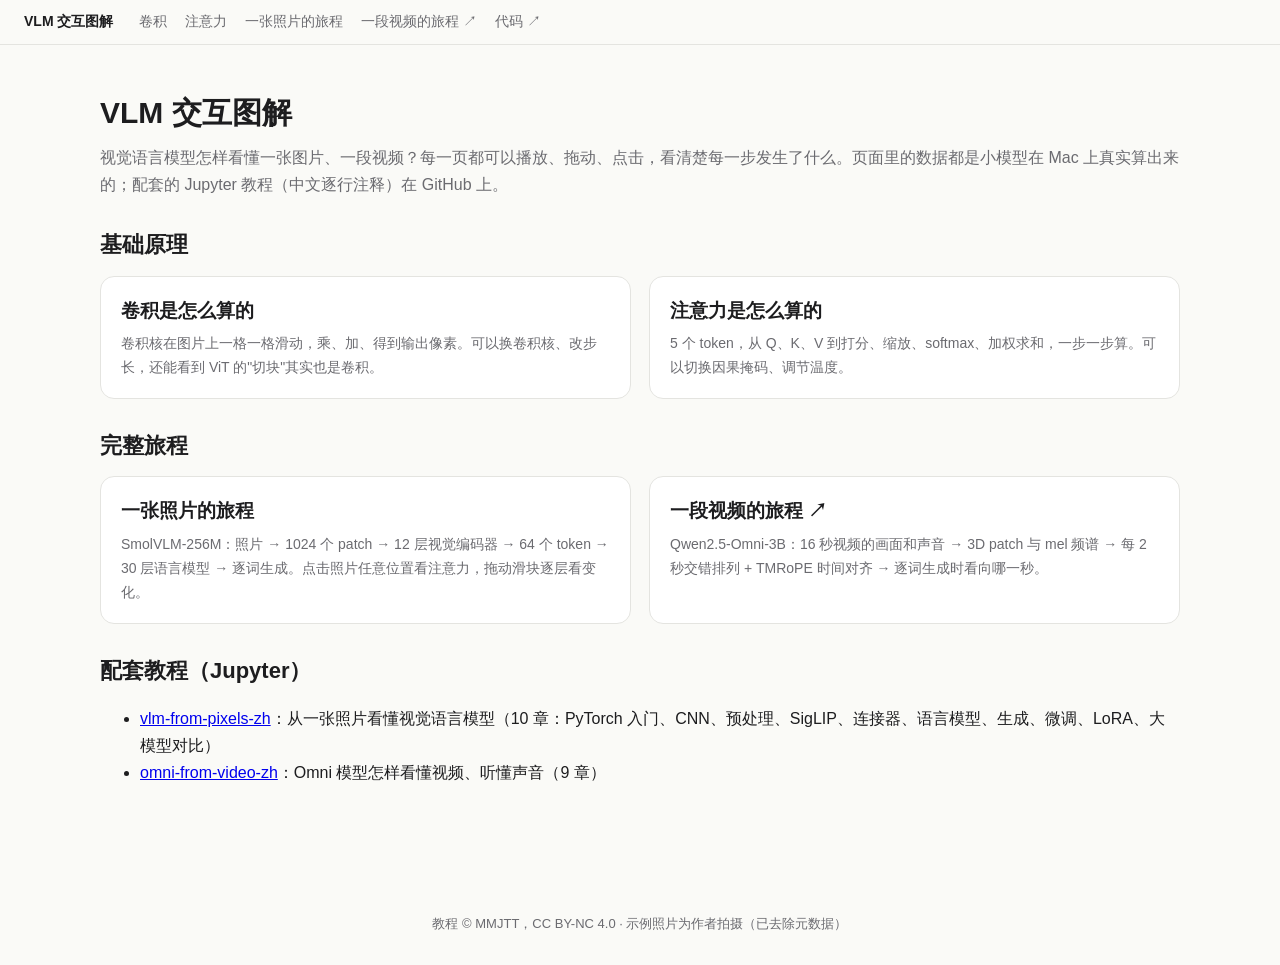
<file: docs/index.html>
<!doctype html>
<html lang="zh-CN">
<head>
<meta charset="utf-8">
<meta name="viewport" content="width=device-width, initial-scale=1">
<title>VLM 交互图解：模型怎样看懂图片和视频</title>
<link rel="stylesheet" href="assets/style.css">
</head>
<body>
<header class="top">
  <a class="brand" href="./">VLM 交互图解</a>
  <a href="basics/conv.html">卷积</a>
  <a href="basics/attention.html">注意力</a>
  <a href="image/">一张照片的旅程</a>
  <a href="https://mmjtt.github.io/omni-from-video-zh/">一段视频的旅程 ↗</a>
  <a href="https://github.com/MMJTT/vlm-from-pixels-zh">代码 ↗</a>
</header>
<main>
<h1>VLM 交互图解</h1>
<p class="lead">视觉语言模型怎样看懂一张图片、一段视频？每一页都可以播放、拖动、点击，看清楚每一步发生了什么。页面里的数据都是小模型在 Mac 上真实算出来的；配套的 Jupyter 教程（中文逐行注释）在 GitHub 上。</p>

<h2 style="margin-top:28px">基础原理</h2>
<div class="cards" style="margin-top:12px">
  <a class="card" href="basics/conv.html"><h3>卷积是怎么算的</h3><p>卷积核在图片上一格一格滑动，乘、加、得到输出像素。可以换卷积核、改步长，还能看到 ViT 的"切块"其实也是卷积。</p></a>
  <a class="card" href="basics/attention.html"><h3>注意力是怎么算的</h3><p>5 个 token，从 Q、K、V 到打分、缩放、softmax、加权求和，一步一步算。可以切换因果掩码、调节温度。</p></a>
</div>

<h2 style="margin-top:28px">完整旅程</h2>
<div class="cards" style="margin-top:12px">
  <a class="card" href="image/"><h3>一张照片的旅程</h3><p>SmolVLM-256M：照片 → 1024 个 patch → 12 层视觉编码器 → 64 个 token → 30 层语言模型 → 逐词生成。点击照片任意位置看注意力，拖动滑块逐层看变化。</p></a>
  <a class="card" href="https://mmjtt.github.io/omni-from-video-zh/"><h3>一段视频的旅程 ↗</h3><p>Qwen2.5-Omni-3B：16 秒视频的画面和声音 → 3D patch 与 mel 频谱 → 每 2 秒交错排列 + TMRoPE 时间对齐 → 逐词生成时看向哪一秒。</p></a>
</div>

<h2 style="margin-top:28px">配套教程（Jupyter）</h2>
<ul>
  <li><a href="https://github.com/MMJTT/vlm-from-pixels-zh">vlm-from-pixels-zh</a>：从一张照片看懂视觉语言模型（10 章：PyTorch 入门、CNN、预处理、SigLIP、连接器、语言模型、生成、微调、LoRA、大模型对比）</li>
  <li><a href="https://github.com/MMJTT/omni-from-video-zh">omni-from-video-zh</a>：Omni 模型怎样看懂视频、听懂声音（9 章）</li>
</ul>
</main>
<footer>教程 © MMJTT，CC BY-NC 4.0 · 示例照片为作者拍摄（已去除元数据）</footer>
</body>
</html>
</file>
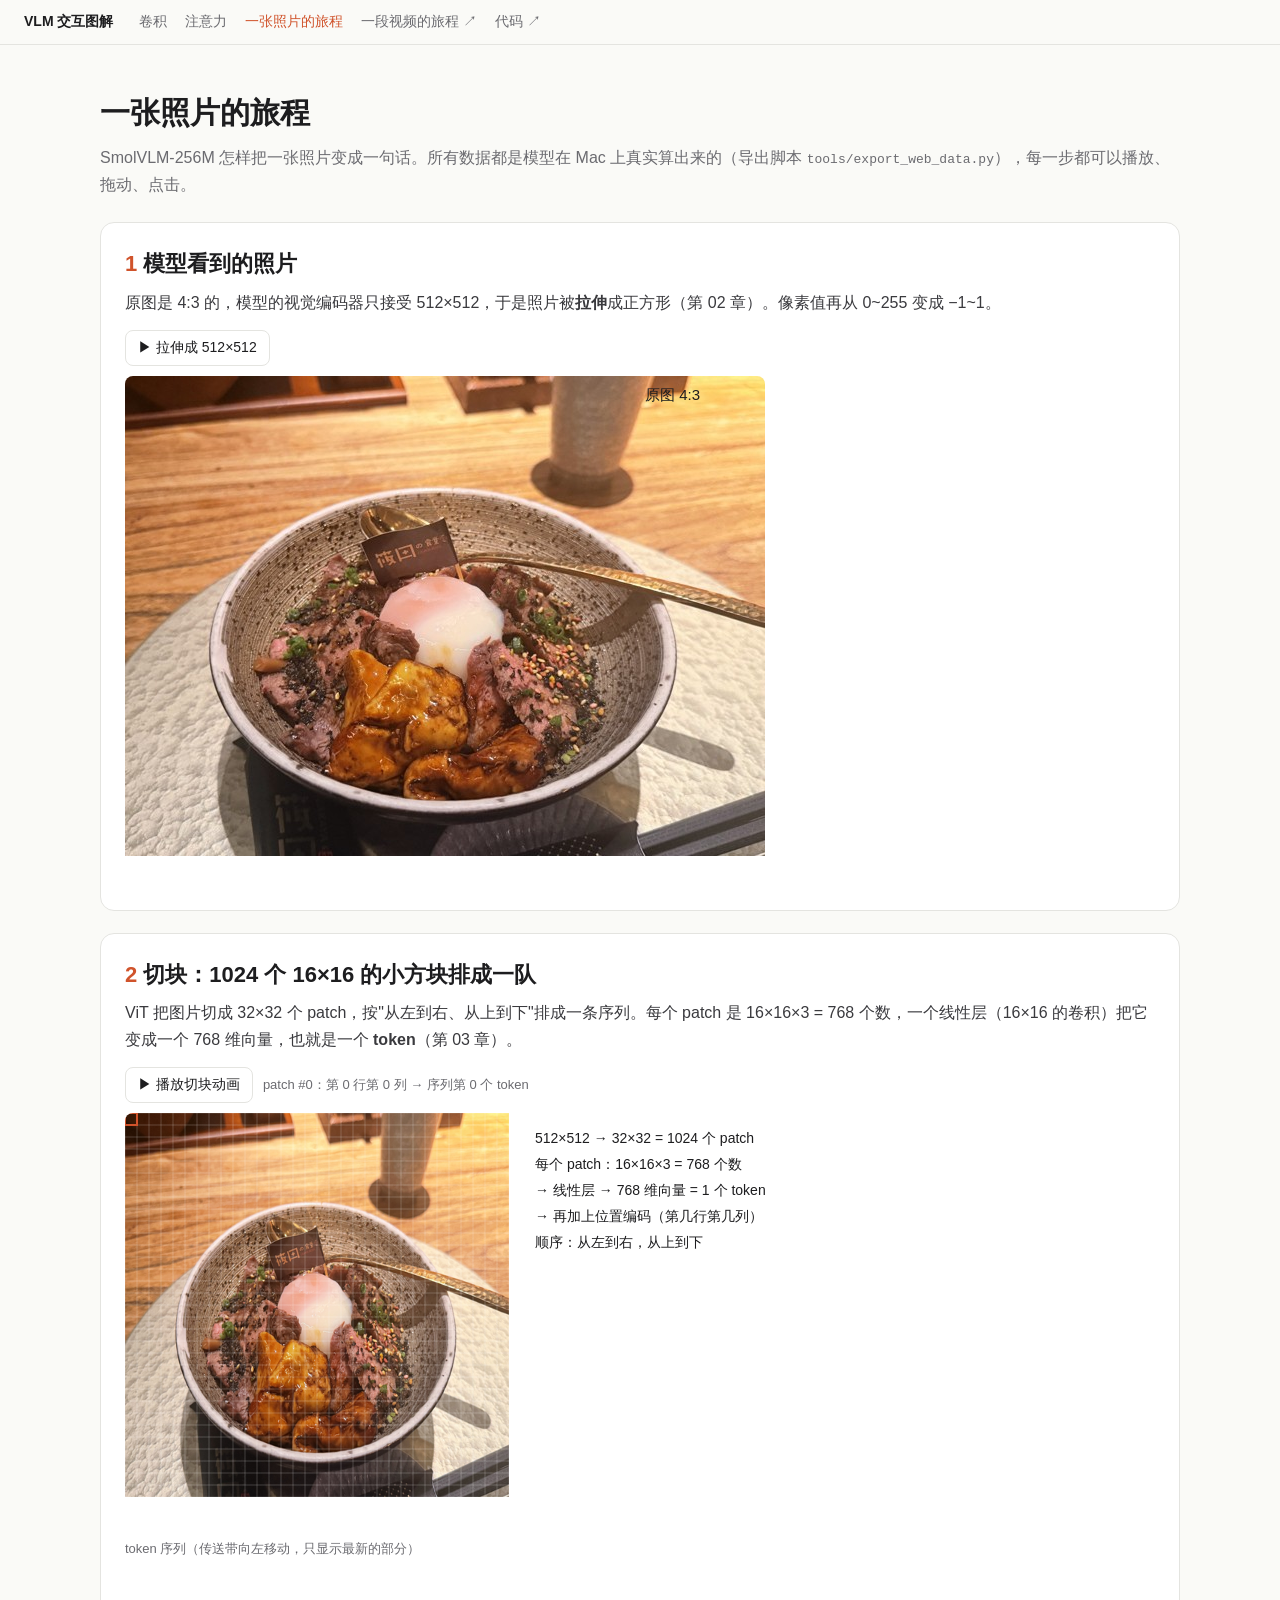
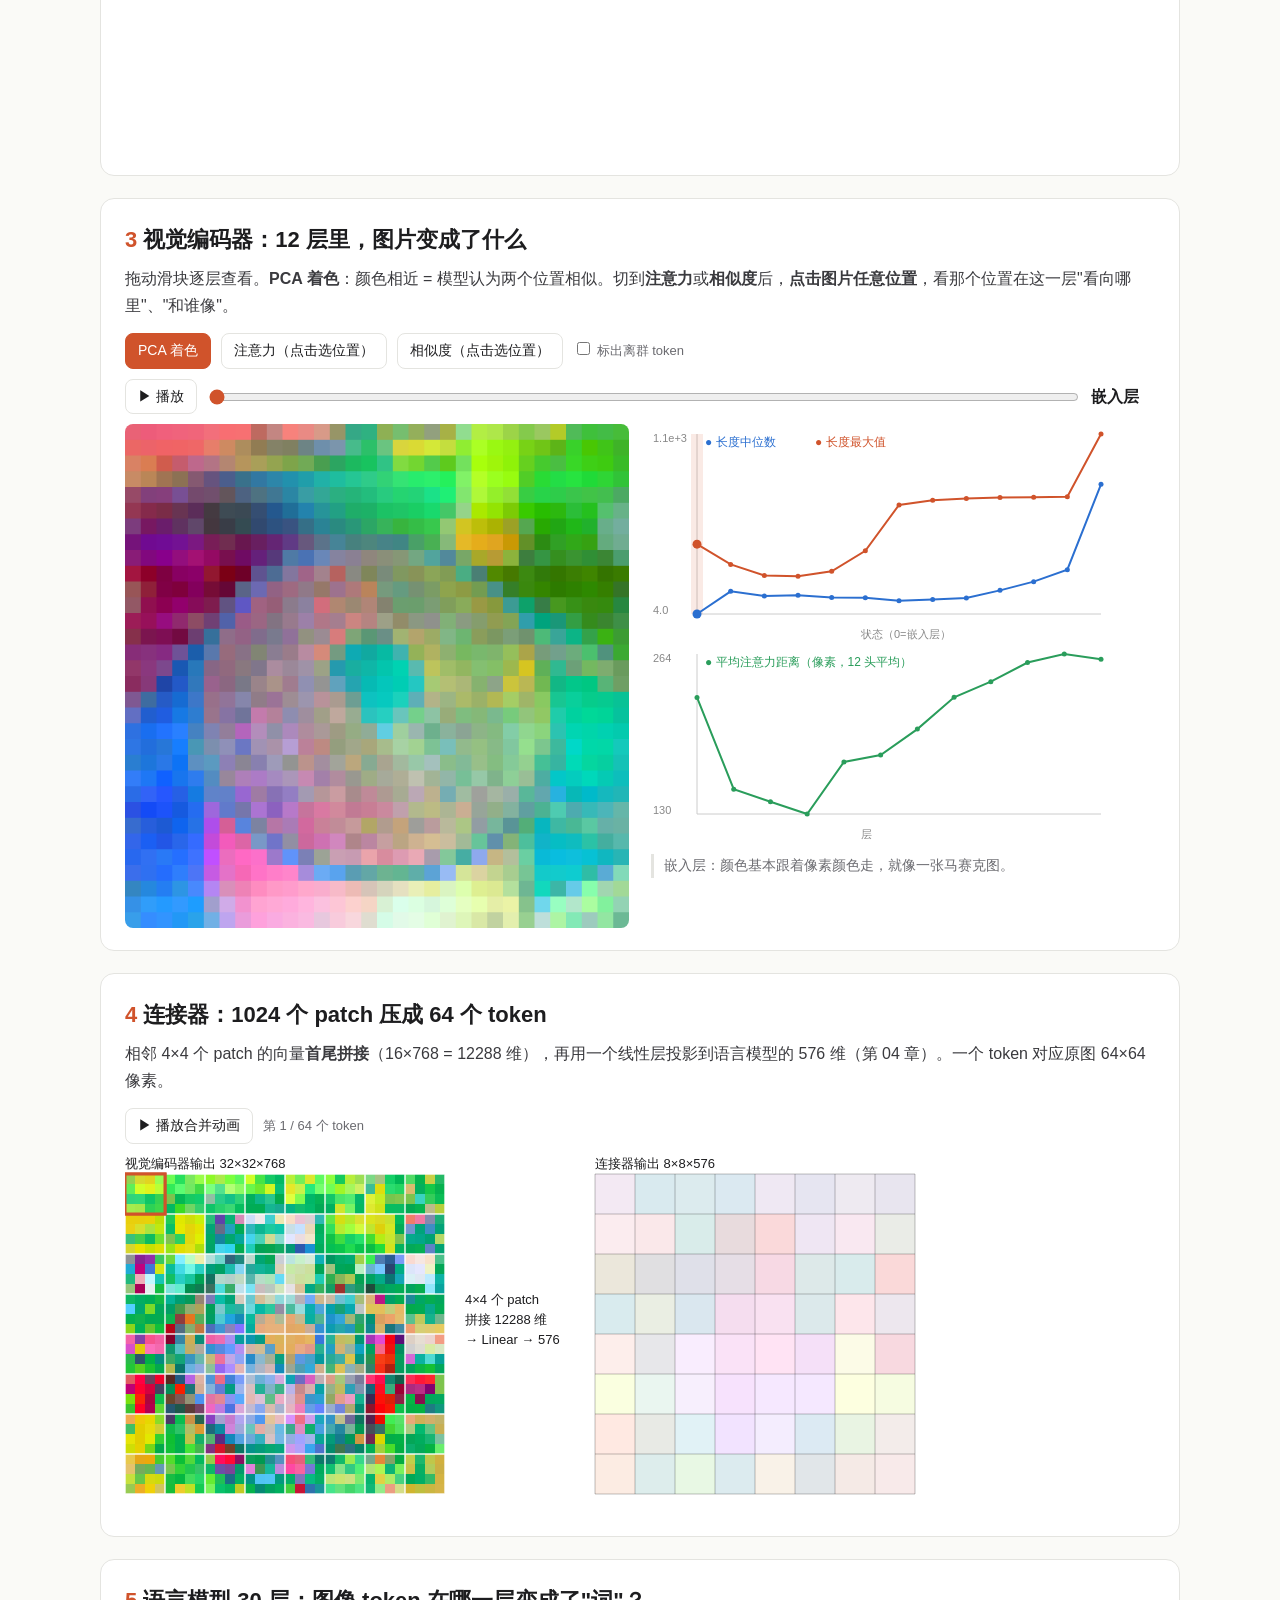
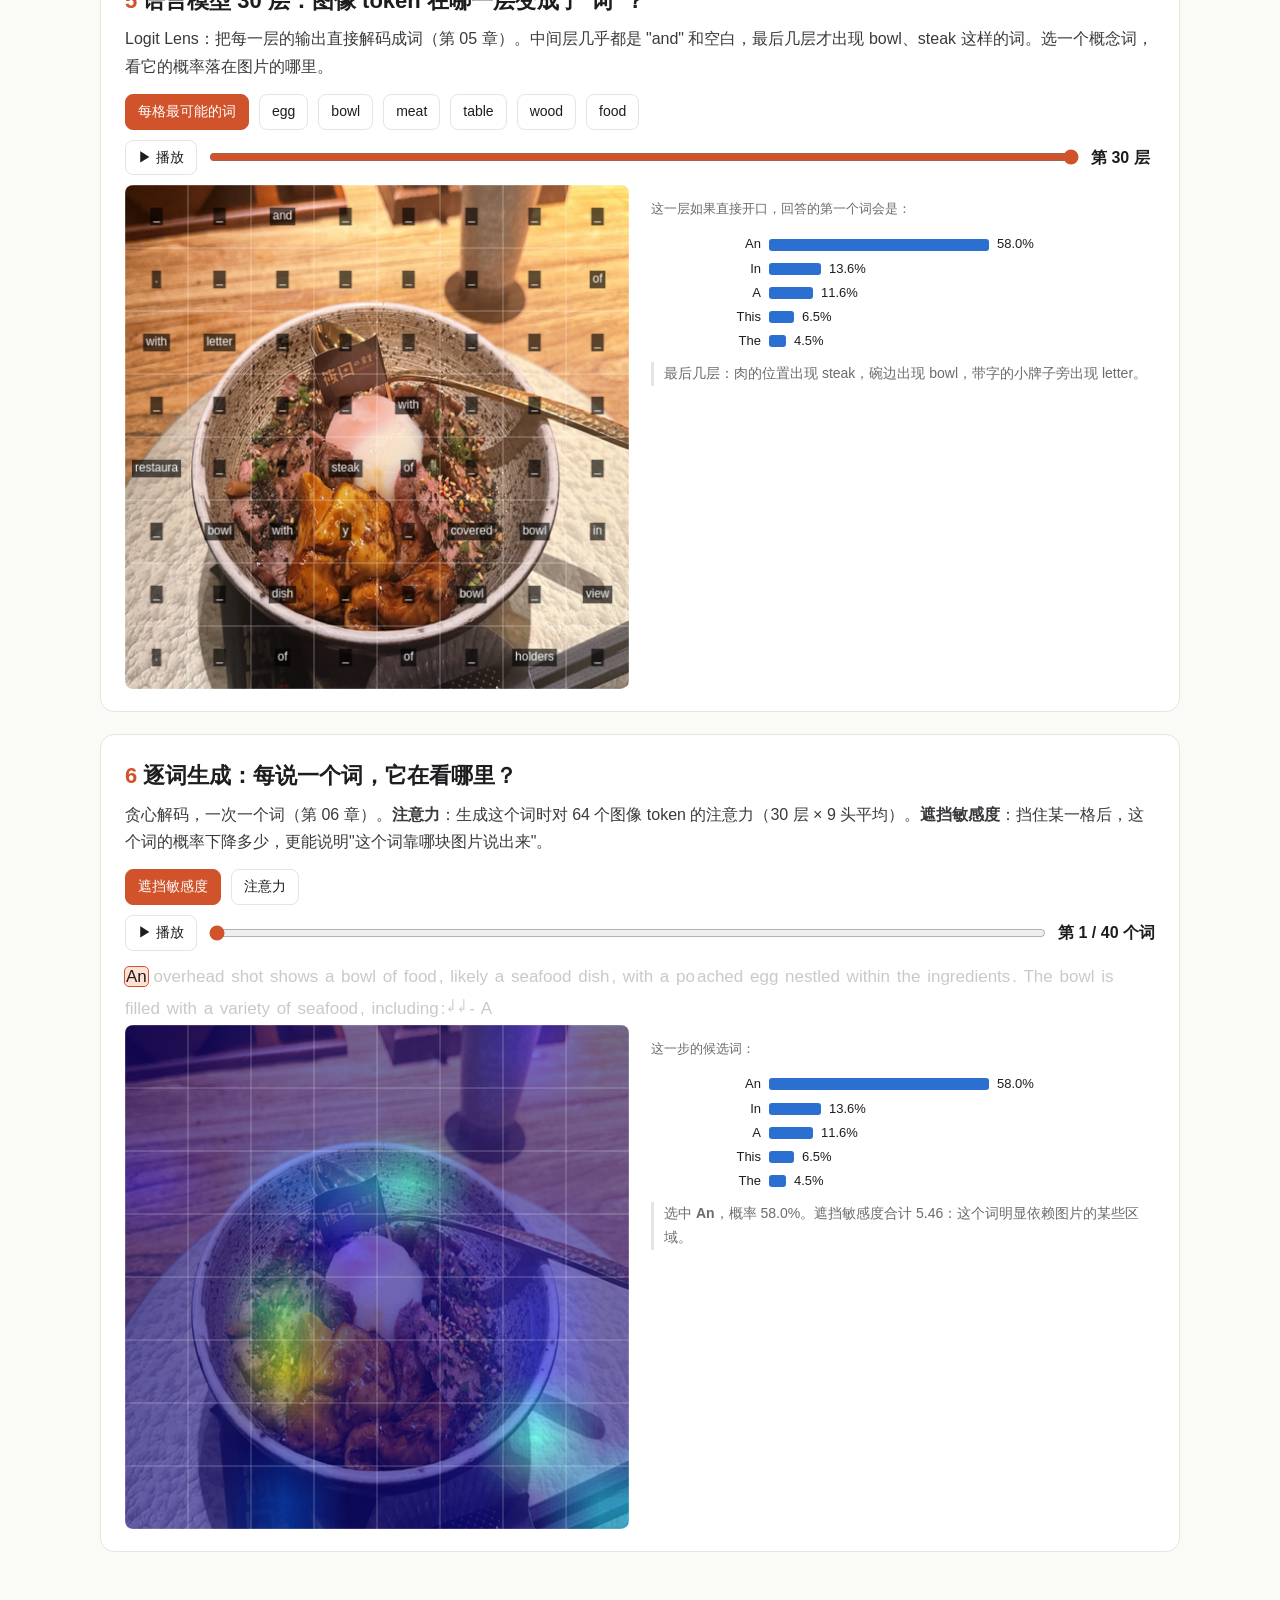
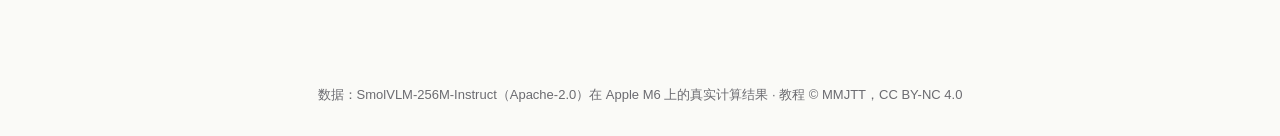
<file: docs/image/index.html>
<!doctype html>
<html lang="zh-CN">
<head>
<meta charset="utf-8">
<meta name="viewport" content="width=device-width, initial-scale=1">
<title>一张照片的旅程 · VLM 交互图解</title>
<link rel="stylesheet" href="../assets/style.css">
</head>
<body>
<header class="top">
  <a class="brand" href="../">VLM 交互图解</a>
  <a href="../basics/conv.html">卷积</a>
  <a href="../basics/attention.html">注意力</a>
  <a class="on" href="./">一张照片的旅程</a>
  <a href="https://mmjtt.github.io/omni-from-video-zh/">一段视频的旅程 ↗</a>
  <a href="https://github.com/MMJTT/vlm-from-pixels-zh">代码 ↗</a>
</header>
<main>
<h1>一张照片的旅程</h1>
<p class="lead">SmolVLM-256M 怎样把一张照片变成一句话。所有数据都是模型在 Mac 上真实算出来的（导出脚本 <span class="mono">tools/export_web_data.py</span>），每一步都可以播放、拖动、点击。</p>

<!-- 1 输入 -->
<section class="step" id="s1">
  <h2><span class="num">1</span>模型看到的照片</h2>
  <p class="explain">原图是 4:3 的，模型的视觉编码器只接受 512×512，于是照片被<b>拉伸</b>成正方形（第 02 章）。像素值再从 0~255 变成 −1~1。</p>
  <div class="controls"><button id="s1play">▶ 拉伸成 512×512</button></div>
  <canvas id="c1" width="640" height="512"></canvas>
</section>

<!-- 2 切块 -->
<section class="step" id="s2">
  <h2><span class="num">2</span>切块：1024 个 16×16 的小方块排成一队</h2>
  <p class="explain">ViT 把图片切成 32×32 个 patch，按"从左到右、从上到下"排成一条序列。每个 patch 是 16×16×3 = 768 个数，一个线性层（16×16 的卷积）把它变成一个 768 维向量，也就是一个 <b>token</b>（第 03 章）。</p>
  <div class="controls"><button id="s2play">▶ 播放切块动画</button><span class="label" id="s2info"></span></div>
  <canvas id="c2" width="840" height="640"></canvas>
</section>

<!-- 3 视觉编码器 -->
<section class="step" id="s3">
  <h2><span class="num">3</span>视觉编码器：12 层里，图片变成了什么</h2>
  <p class="explain">拖动滑块逐层查看。<b>PCA 着色</b>：颜色相近 = 模型认为两个位置相似。切到<b>注意力</b>或<b>相似度</b>后，<b>点击图片任意位置</b>，看那个位置在这一层"看向哪里"、"和谁像"。</p>
  <div class="controls">
    <button data-mode="pca" class="on">PCA 着色</button>
    <button data-mode="attn">注意力（点击选位置）</button>
    <button data-mode="sim">相似度（点击选位置）</button>
    <label class="label"><input type="checkbox" id="s3out"> 标出离群 token</label>
  </div>
  <div class="controls"><button id="s3play">▶ 播放</button><input type="range" id="s3slider"><span class="value" id="s3label"></span></div>
  <div class="row">
    <div class="col"><canvas id="c3" class="click" width="512" height="512"></canvas></div>
    <div class="col">
      <canvas id="c3chart" width="460" height="220"></canvas>
      <canvas id="c3dist" width="460" height="200"></canvas>
      <p class="note" id="s3note"></p>
    </div>
  </div>
</section>

<!-- 4 pixel shuffle -->
<section class="step" id="s4">
  <h2><span class="num">4</span>连接器：1024 个 patch 压成 64 个 token</h2>
  <p class="explain">相邻 4×4 个 patch 的向量<b>首尾拼接</b>（16×768 = 12288 维），再用一个线性层投影到语言模型的 576 维（第 04 章）。一个 token 对应原图 64×64 像素。</p>
  <div class="controls"><button id="s4play">▶ 播放合并动画</button><span class="label" id="s4info"></span></div>
  <canvas id="c4" width="800" height="360"></canvas>
</section>

<!-- 5 logit lens -->
<section class="step" id="s5">
  <h2><span class="num">5</span>语言模型 30 层：图像 token 在哪一层变成了"词"？</h2>
  <p class="explain">Logit Lens：把每一层的输出直接解码成词（第 05 章）。中间层几乎都是 "and" 和空白，最后几层才出现 bowl、steak 这样的词。选一个概念词，看它的概率落在图片的哪里。</p>
  <div class="controls" id="s5modes"><button data-c="words" class="on">每格最可能的词</button></div>
  <div class="controls"><button id="s5play">▶ 播放</button><input type="range" id="s5slider"><span class="value" id="s5label"></span></div>
  <div class="row">
    <div class="col"><canvas id="c5" width="512" height="512"></canvas></div>
    <div class="col"><p class="label">这一层如果直接开口，回答的第一个词会是：</p><div class="bars" id="s5bars"></div><p class="note" id="s5note"></p></div>
  </div>
</section>

<!-- 6 生成 -->
<section class="step" id="s6">
  <h2><span class="num">6</span>逐词生成：每说一个词，它在看哪里？</h2>
  <p class="explain">贪心解码，一次一个词（第 06 章）。<b>注意力</b>：生成这个词时对 64 个图像 token 的注意力（30 层 × 9 头平均）。<b>遮挡敏感度</b>：挡住某一格后，这个词的概率下降多少，更能说明"这个词靠哪块图片说出来"。</p>
  <div class="controls">
    <button data-h="occ" class="on">遮挡敏感度</button><button data-h="att">注意力</button>
  </div>
  <div class="controls"><button id="s6play">▶ 播放</button><input type="range" id="s6slider"><span class="value" id="s6label"></span></div>
  <div class="answer" id="s6ans"></div>
  <div class="row">
    <div class="col"><canvas id="c6" width="512" height="512"></canvas></div>
    <div class="col"><p class="label">这一步的候选词：</p><div class="bars" id="s6bars"></div><p class="note" id="s6note"></p></div>
  </div>
</section>
</main>
<footer>数据：SmolVLM-256M-Instruct（Apache-2.0）在 Apple M6 上的真实计算结果 · 教程 © MMJTT，CC BY-NC 4.0</footer>

<script src="../assets/common.js"></script>
<script>
(async function () {
  const D = "data/";
  const [photo, inp, meta, lens, gen, attn, sim, finalPca, connPca] = await Promise.all([
    loadImage(D + "photo.jpg"), loadImage(D + "input512.png"), loadJSON(D + "meta.json"), loadJSON(D + "lens.json"),
    loadJSON(D + "generation.json"), loadBin(D + "vit_attn.bin"), loadBin(D + "vit_sim.bin"),
    loadImage(D + "vit_final_pca.png"), loadImage(D + "connector_pca.png"),
  ]);
  const pcas = await Promise.all([...Array(13).keys()].map(i => loadImage(D + `vit_pca_${String(i).padStart(2, "0")}.png`)));
  const G = 32, Q = 16;

  // ---------- 1 输入 ----------
  const c1 = $("#c1"), x1 = c1.getContext("2d");
  function draw1(t) {
    x1.clearRect(0, 0, 640, 512);
    const w = 640 + (512 - 640) * t, h = 480 + (512 - 480) * t;
    x1.drawImage(photo, 0, 0, w, h);
    x1.fillStyle = "#1d1d1f"; x1.font = "15px sans-serif";
    x1.fillText(t < 1 ? "原图 4:3" : "512 × 512（拉伸）", Math.min(w + 8, 520), 24);
  }
  draw1(0);
  $("#s1play").onclick = () => tween(1400, t => draw1(ease(t)));

  // ---------- 2 切块：传送带动画 ----------
  const c2 = $("#c2"), x2 = c2.getContext("2d");
  const S = 384, cell = S / G, BELT_Y = 470, T = 34, VIS = 22;  // 图像区边长、传送带位置、token 方块大小、传送带上显示的个数
  function draw2(k, u) {  // 已送出 k 个 patch，第 k 个正在飞行，进度 u
    x2.clearRect(0, 0, 840, 640);
    x2.drawImage(inp, 0, 0, S, S);
    x2.fillStyle = "rgba(250,250,247,.9)";
    for (let i = 0; i < Math.min(k, G * G); i++) x2.fillRect((i % G) * cell, Math.floor(i / G) * cell, cell, cell);  // 已取走的位置留空
    drawGrid(x2, G, 0, 0, S, S, "rgba(255,255,255,.5)", 0.4);
    x2.fillStyle = "#1d1d1f"; x2.font = "14px sans-serif";
    ["512×512 → 32×32 = 1024 个 patch", "每个 patch：16×16×3 = 768 个数", "→ 线性层 → 768 维向量 = 1 个 token", "→ 再加上位置编码（第几行第几列）", "顺序：从左到右，从上到下"].forEach((t, j) => x2.fillText(t, 410, 30 + j * 26));
    x2.fillStyle = "#6b6b70"; x2.font = "13px sans-serif"; x2.fillText("token 序列（传送带向左移动，只显示最新的部分）", 0, BELT_Y - 30);
    const first = Math.max(0, k - VIS + 1), shift = k >= VIS ? u * (T + 4) : 0;
    for (let i = first; i < k; i++) {  // 传送带上的 token
      const X = (i - first) * (T + 4) - shift + 4;
      x2.drawImage(inp, (i % G) * 16, Math.floor(i / G) * 16, 16, 16, X, BELT_Y, T, T);
      x2.strokeStyle = "#ccc"; x2.strokeRect(X, BELT_Y, T, T);
      if (i % 4 === 0) { x2.fillStyle = "#6b6b70"; x2.font = "10px sans-serif"; x2.fillText("#" + i, X, BELT_Y + T + 13); }
    }
    if (k < G * G) {  // 正在飞的 patch
      const r = Math.floor(k / G), c = k % G, sx = c * cell, sy = r * cell;
      const tx = Math.min(k, VIS - 1) * (T + 4) + 4 - (k >= VIS ? (T + 4) : 0), ty = BELT_Y, e = ease(u);
      const X = sx + (tx - sx) * e, Y = sy + (ty - sy) * e, Z = cell + (T - cell) * e;
      x2.drawImage(inp, c * 16, r * 16, 16, 16, X, Y, Z, Z);
      x2.strokeStyle = "#d0532b"; x2.lineWidth = 2; x2.strokeRect(X, Y, Z, Z); x2.lineWidth = 1;
      x2.strokeRect(sx, sy, cell, cell);
      $("#s2info").textContent = `patch #${k}：第 ${r} 行第 ${c} 列 → 序列第 ${k} 个 token`;
    } else $("#s2info").textContent = "1024 个 patch 全部排好：这就是送进 Transformer 的序列";
  }
  draw2(0, 0);
  let anim2 = null;
  $("#s2play").onclick = () => {
    if (anim2) cancelAnimationFrame(anim2);
    let k = 0, u = 0, last = performance.now();
    const step = now => {
      const dt = now - last; last = now;
      const dur = k < 6 ? 700 : k < 40 ? 160 : 6;  // 开头慢，后面越来越快
      u += dt / dur;
      while (u >= 1 && k < G * G) { u -= 1; k++; if (k >= 40) u = Math.min(u, 0.99); }
      draw2(k, Math.min(u, 1));
      if (k < G * G) anim2 = requestAnimationFrame(step);
    };
    anim2 = requestAnimationFrame(step);
  };

  // ---------- 3 视觉编码器 ----------
  const c3 = $("#c3"), x3 = c3.getContext("2d");
  let mode3 = "pca", q3 = 8 * Q + 8, L3 = 0;
  const qrc = q => [Math.floor(q / Q), q % Q];
  function draw3() {
    x3.clearRect(0, 0, 512, 512);
    if (mode3 === "pca") {
      x3.imageSmoothingEnabled = false; x3.drawImage(pcas[L3], 0, 0, 512, 512); x3.imageSmoothingEnabled = true;
      $("#s3note").textContent = L3 === 0 ? "嵌入层：颜色基本跟着像素颜色走，就像一张马赛克图。" :
        L3 < 5 ? "浅层：开始出现碗的轮廓，但仍以颜色、纹理为主。" :
        L3 < 11 ? "中深层：碗、桌面、餐垫各自成了一片颜色，按'是什么'而不是'什么颜色'分组。" : "最后几层：出现与内容无关的'杂点'——离群 token 和超大通道的影响（勾选上方复选框查看）。";
    } else {
      x3.drawImage(inp, 0, 0, 512, 512);
      const isAttn = mode3 === "attn";
      if (isAttn && L3 === 0) { $("#s3note").textContent = "嵌入层还没有经过注意力，请拖到第 1 层以后。"; }
      else {
        const l = isAttn ? L3 - 1 : L3, arr = isAttn ? attn : sim, off = (l * Q * Q + q3) * G * G;
        const vals = Array.from(arr.subarray(off, off + G * G), v => v / 255);
        drawHeat(x3, vals, G, G, 0, 0, 512, 512, 0.6, "jet");
        $("#s3note").textContent = isAttn ? `第 ${l} 层：选中的位置（白框）把注意力分给了哪里（12 头平均）。浅层只看邻居，深层会看向远处——包括几个固定的'汇聚点'。` :
          `第 ${l} 层：和选中位置（白框）余弦相似的地方。浅层是"颜色像"，深层是"同一种东西"。`;
      }
      const [r, c] = qrc(q3); x3.strokeStyle = "#fff"; x3.lineWidth = 2; x3.strokeRect(c * 32, r * 32, 32, 32);
    }
    if ($("#s3out").checked) {
      x3.strokeStyle = "#ff2d2d"; x3.lineWidth = 2;
      for (const i of meta.outliers[L3]) x3.strokeRect((i % G) * 16, Math.floor(i / G) * 16, 16, 16);
    }
    $("#s3label").textContent = L3 === 0 ? "嵌入层" : `第 ${L3 - 1} 层输出`;
    lineChart($("#c3chart"), [
      { name: "长度中位数", values: meta.norm_median, color: "#2b6fd0" },
      { name: "长度最大值", values: meta.norm_max, color: "#d0532b" }], { highlight: L3, logY: true, xlabel: "状态（0=嵌入层）" });
    const dm = meta.attn_distance.map(r => r.reduce((a, b) => a + b, 0) / r.length);
    lineChart($("#c3dist"), [{ name: "平均注意力距离（像素，12 头平均）", values: dm, color: "#2a9d5b" }], { highlight: L3 > 0 ? L3 - 1 : null, xlabel: "层" });
  }
  const p3 = new Player({ n: 13, slider: $("#s3slider"), playBtn: $("#s3play"), interval: 900, onFrame: i => { L3 = i; draw3(); } });
  document.querySelectorAll("#s3 [data-mode]").forEach(b => b.onclick = () => {
    document.querySelectorAll("#s3 [data-mode]").forEach(x => x.classList.remove("on")); b.classList.add("on"); mode3 = b.dataset.mode; draw3();
  });
  $("#s3out").onchange = draw3;
  c3.onclick = e => {
    const r = c3.getBoundingClientRect(), x = (e.clientX - r.left) / r.width * 512, y = (e.clientY - r.top) / r.height * 512;
    q3 = Math.floor(y / 32) * Q + Math.floor(x / 32);
    if (mode3 === "pca") { mode3 = "attn"; document.querySelectorAll("#s3 [data-mode]").forEach(x => x.classList.toggle("on", x.dataset.mode === "attn")); if (L3 === 0) p3.go(7); }
    draw3();
  };
  p3.go(0);

  // ---------- 4 pixel shuffle ----------
  const c4 = $("#c4"), x4 = c4.getContext("2d");
  function draw4(k, u) { // 第 k 个 4×4 块，u∈[0,1] 移动进度
    x4.clearRect(0, 0, 800, 360);
    x4.imageSmoothingEnabled = false;
    x4.drawImage(finalPca, 0, 20, 320, 320);
    drawGrid(x4, 8, 0, 20, 320, 320, "rgba(255,255,255,.9)", 1.5);
    x4.globalAlpha = 0.15; x4.drawImage(connPca, 470, 20, 320, 320); x4.globalAlpha = 1;
    for (let j = 0; j < k; j++) x4.drawImage(connPca, j % 8, Math.floor(j / 8), 1, 1, 470 + (j % 8) * 40, 20 + Math.floor(j / 8) * 40, 40, 40);
    drawGrid(x4, 8, 470, 20, 320, 320, "rgba(0,0,0,.25)", 1);
    if (k < 64) {
      const r = Math.floor(k / 8), c = k % 8, sx = c * 40, sy = 20 + r * 40, tx = 470 + c * 40, ty = 20 + r * 40;
      x4.strokeStyle = "#d0532b"; x4.lineWidth = 3; x4.strokeRect(sx, sy, 40, 40);
      const X = sx + (tx - sx) * ease(u), Y = sy + (ty - sy) * ease(u);
      x4.drawImage(finalPca, c * 4, r * 4, 4, 4, X, Y, 40, 40);
      x4.strokeRect(X, Y, 40, 40);
    }
    x4.imageSmoothingEnabled = true;
    x4.fillStyle = "#1d1d1f"; x4.font = "13px sans-serif";
    x4.fillText("视觉编码器输出 32×32×768", 0, 14); x4.fillText("连接器输出 8×8×576", 470, 14);
    x4.fillText("4×4 个 patch", 340, 150); x4.fillText("拼接 12288 维", 340, 170); x4.fillText("→ Linear → 576", 340, 190);
    $("#s4info").textContent = `第 ${Math.min(k + 1, 64)} / 64 个 token`;
  }
  draw4(0, 0);
  $("#s4play").onclick = () => {
    let k = 0;
    const next = () => { if (k >= 64) { draw4(64, 0); return; } const kk = k; tween(k < 4 ? 700 : 90, u => draw4(kk, u), () => { k++; next(); }); };
    next();
  };

  // ---------- 5 logit lens ----------
  const c5 = $("#c5"), x5 = c5.getContext("2d");
  let c5mode = "words", L5 = 30;
  const conceptNames = Object.keys(lens.concepts);
  conceptNames.forEach(w => { const b = document.createElement("button"); b.dataset.c = w; b.textContent = w; $("#s5modes").appendChild(b); });
  function draw5() {
    x5.drawImage(inp, 0, 0, 512, 512);
    if (c5mode === "words") {
      x5.font = "12px sans-serif"; x5.textAlign = "center"; x5.textBaseline = "middle";
      lens.words[L5].forEach((w, i) => {
        const cx = (i % 8) * 64 + 32, cy = Math.floor(i / 8) * 64 + 32, tw = x5.measureText(w).width + 6;
        x5.fillStyle = "rgba(0,0,0,.62)"; x5.fillRect(cx - tw / 2, cy - 9, tw, 18);
        x5.fillStyle = "#fff"; x5.fillText(w, cx, cy);
      });
      x5.textAlign = "start";
      $("#s5note").textContent = L5 === 0 ? "第 0 层：刚从连接器出来，解码出的是乱码子词。" : L5 < 28 ? "中间层：几乎都是 and 和空白——图像 token 还不'像'任何一个词。" : "最后几层：肉的位置出现 steak，碗边出现 bowl，带字的小牌子旁出现 letter。";
    } else {
      const p = lens.concepts[c5mode][L5], mx = Math.max(...p);
      drawHeat(x5, p, 8, 8, 0, 0, 512, 512, 0.6, "jet");
      $("#s5note").textContent = `'${c5mode}' 在第 ${L5} 层的最大概率：${mx.toExponential(1)}。` + (mx < 1e-4 ? "概率极小，热力图基本是噪声。" : "概率已经不小，可以看看它是否落在对应的物体上。");
    }
    drawGrid(x5, 8, 0, 0, 512, 512, "rgba(255,255,255,.35)", 1);
    $("#s5label").textContent = `第 ${L5} 层`;
    renderBars($("#s5bars"), lens.last_top[L5]);
  }
  const p5 = new Player({ n: lens.words.length, slider: $("#s5slider"), playBtn: $("#s5play"), interval: 500, onFrame: i => { L5 = i; draw5(); } });
  document.querySelectorAll("#s5modes button").forEach(b => b.onclick = () => {
    document.querySelectorAll("#s5modes button").forEach(x => x.classList.remove("on")); b.classList.add("on"); c5mode = b.dataset.c; draw5();
  });
  p5.go(30);

  // ---------- 6 生成 ----------
  const c6 = $("#c6"), x6 = c6.getContext("2d"), steps = gen.steps;
  let hmode = "occ", S6 = 0;
  const allOcc = steps.flatMap(s => s.occlusion).filter(v => v > 0).sort((a, b) => a - b);
  const occMax = allOcc[Math.floor(allOcc.length * 0.99)] || 1;  // 所有词、所有格子的 99% 分位数作为统一色标上限
  $("#s6ans").innerHTML = steps.map((s, i) => `<span data-i="${i}">${esc(s.token)}</span>`).join("");
  $("#s6ans").onclick = e => { if (e.target.dataset.i) { p6.stop(); p6.go(+e.target.dataset.i); } };
  function draw6() {
    const s = steps[S6];
    x6.drawImage(inp, 0, 0, 512, 512);
    const vals = hmode === "occ" ? s.occlusion.map(v => Math.max(0, v)) : s.img_att;
    drawHeat(x6, vals, 8, 8, 0, 0, 512, 512, 0.55, "jet", true, hmode === "occ" ? occMax : null);  // 遮挡用全局色标，注意力每步单独归一化
    drawGrid(x6, 8, 0, 0, 512, 512, "rgba(255,255,255,.3)", 1);
    document.querySelectorAll("#s6ans span").forEach((el, i) => { el.className = i === S6 ? "cur" : i > S6 ? "future" : ""; });
    $("#s6label").textContent = `第 ${S6 + 1} / ${steps.length} 个词`;
    renderBars($("#s6bars"), s.top5);
    const dep = s.occlusion.reduce((a, v) => a + Math.max(0, v), 0);
    $("#s6note").innerHTML = `选中 <b>${esc(s.token)}</b>，概率 ${(s.prob * 100).toFixed(1)}%。` +
      (hmode === "occ" ? `遮挡敏感度合计 ${dep.toFixed(2)}：` + (dep < 0.5 ? "几乎不依赖图片，是由前文'顺'出来的（比如 poached 之后的 egg）。" : "这个词明显依赖图片的某些区域。") : "注意力常被少数'汇聚点'吸走，不一定代表因果。");
  }
  const p6 = new Player({ n: steps.length, slider: $("#s6slider"), playBtn: $("#s6play"), interval: 700, loop: false, onFrame: i => { S6 = i; draw6(); } });
  document.querySelectorAll("#s6 [data-h]").forEach(b => b.onclick = () => {
    document.querySelectorAll("#s6 [data-h]").forEach(x => x.classList.remove("on")); b.classList.add("on"); hmode = b.dataset.h; draw6();
  });
  p6.go(0);
})();
</script>
</body>
</html>
</file>
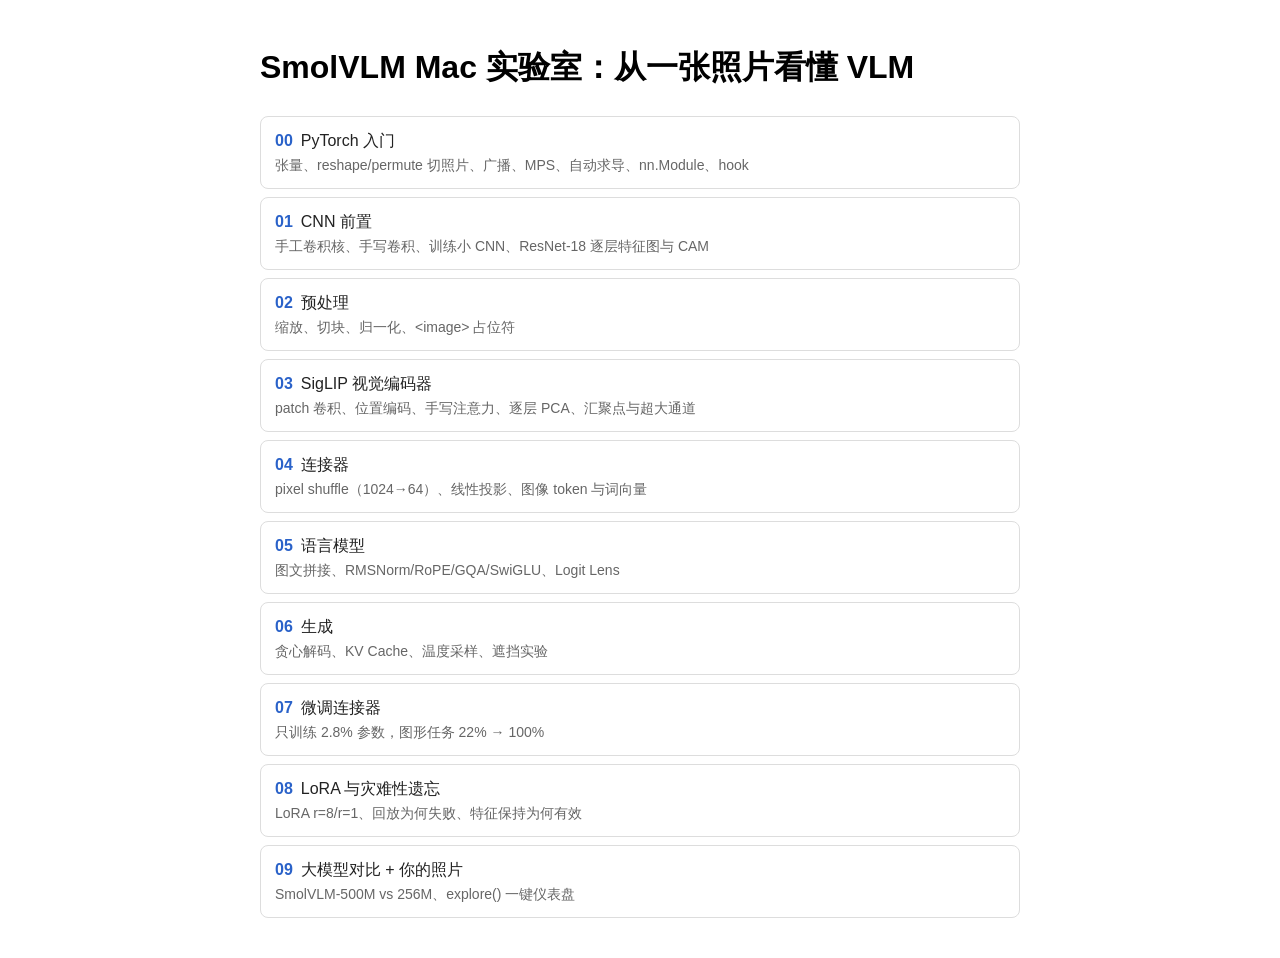
<file: results/html/index.html>
<!doctype html><html lang="zh"><head><meta charset="utf-8"><title>SmolVLM Mac 实验室 · 目录</title>
<style>body{font-family:-apple-system,"PingFang SC",sans-serif;max-width:760px;margin:40px auto;padding:0 20px;line-height:1.7}
a{display:block;padding:10px 14px;margin:8px 0;border:1px solid #ddd;border-radius:8px;text-decoration:none;color:#222}
a:hover{background:#f4f6fa}b{color:#2a62c9;margin-right:8px}span{color:#666;font-size:14px;display:block}</style></head><body>
<h1>SmolVLM Mac 实验室：从一张照片看懂 VLM</h1>
<a href="00_pytorch_basics.html"><b>00</b>PyTorch 入门<span>张量、reshape/permute 切照片、广播、MPS、自动求导、nn.Module、hook</span></a>
<a href="01_cnn_basics.html"><b>01</b>CNN 前置<span>手工卷积核、手写卷积、训练小 CNN、ResNet-18 逐层特征图与 CAM</span></a>
<a href="02_preprocessing.html"><b>02</b>预处理<span>缩放、切块、归一化、&lt;image&gt; 占位符</span></a>
<a href="03_vision_encoder.html"><b>03</b>SigLIP 视觉编码器<span>patch 卷积、位置编码、手写注意力、逐层 PCA、汇聚点与超大通道</span></a>
<a href="04_connector.html"><b>04</b>连接器<span>pixel shuffle（1024→64）、线性投影、图像 token 与词向量</span></a>
<a href="05_language_model.html"><b>05</b>语言模型<span>图文拼接、RMSNorm/RoPE/GQA/SwiGLU、Logit Lens</span></a>
<a href="06_generation.html"><b>06</b>生成<span>贪心解码、KV Cache、温度采样、遮挡实验</span></a>
<a href="07_finetune_connector.html"><b>07</b>微调连接器<span>只训练 2.8% 参数，图形任务 22% → 100%</span></a>
<a href="08_lora_and_forgetting.html"><b>08</b>LoRA 与灾难性遗忘<span>LoRA r=8/r=1、回放为何失败、特征保持为何有效</span></a>
<a href="09_bigger_model_and_your_photo.html"><b>09</b>大模型对比 + 你的照片<span>SmolVLM-500M vs 256M、explore() 一键仪表盘</span></a>
</body></html>
</file>
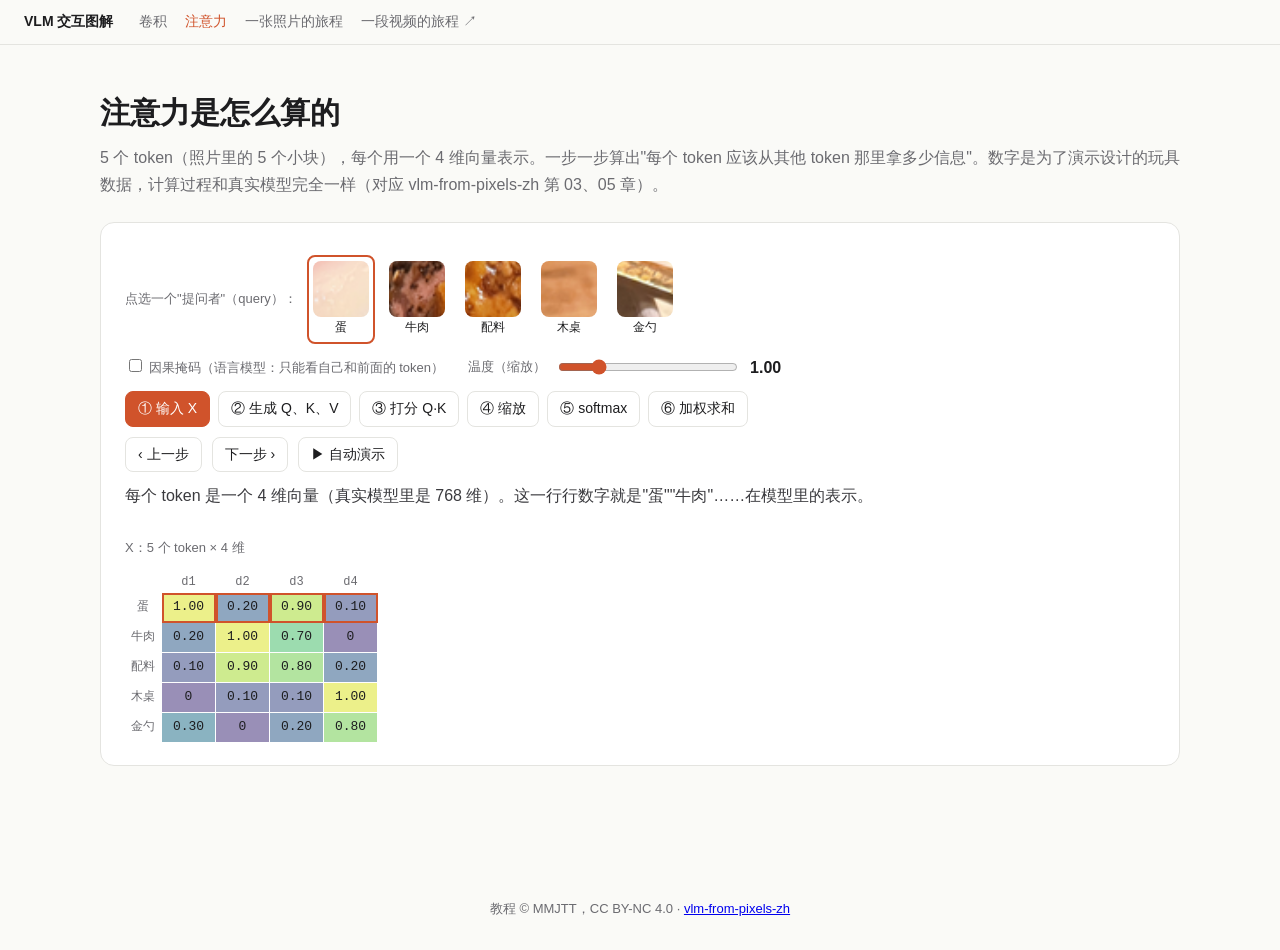
<file: docs/basics/attention.html>
<!doctype html>
<html lang="zh-CN">
<head>
<meta charset="utf-8">
<meta name="viewport" content="width=device-width, initial-scale=1">
<title>注意力是怎么算的 · VLM 交互图解</title>
<link rel="stylesheet" href="../assets/style.css">
<style>
  .mat { border-collapse: collapse; font-family: ui-monospace, Menlo, monospace; font-size: 13px; }
  .mat td { width: 54px; height: 30px; text-align: center; border: 1px solid #fff; transition: background .3s; }
  .mat td.h { outline: 2px solid var(--accent); outline-offset: -2px; }
  .mat th { font-weight: 500; font-size: 12px; color: var(--muted); padding: 0 6px; }
  .tok { display: inline-flex; flex-direction: column; align-items: center; font-size: 12px; margin-right: 8px; cursor: pointer; padding: 4px; border-radius: 8px; border: 2px solid transparent; }
  .tok.sel { border-color: var(--accent); }
  .tok canvas { width: 56px; height: 56px; }
  .stepnav { display: flex; gap: 8px; flex-wrap: wrap; }
  .stepnav button.done { border-color: #9cc59c; }
  .formula { font-family: ui-monospace, Menlo, monospace; background: #f6f5f1; border-radius: 8px; padding: 8px 12px; display: inline-block; }
</style>
</head>
<body>
<header class="top">
  <a class="brand" href="../">VLM 交互图解</a>
  <a href="conv.html">卷积</a>
  <a class="on" href="attention.html">注意力</a>
  <a href="../image/">一张照片的旅程</a>
  <a href="https://mmjtt.github.io/omni-from-video-zh/">一段视频的旅程 ↗</a>
</header>
<main>
<h1>注意力是怎么算的</h1>
<p class="lead">5 个 token（照片里的 5 个小块），每个用一个 4 维向量表示。一步一步算出"每个 token 应该从其他 token 那里拿多少信息"。数字是为了演示设计的玩具数据，计算过程和真实模型完全一样（对应 vlm-from-pixels-zh 第 03、05 章）。</p>

<section class="step">
  <div class="controls">
    <span class="label">点选一个"提问者"（query）：</span><div id="toks"></div>
  </div>
  <div class="controls">
    <label class="label"><input type="checkbox" id="causal"> 因果掩码（语言模型：只能看自己和前面的 token）</label>
    <span class="label" style="margin-left:14px">温度（缩放）</span><input type="range" id="temp" min="0.25" max="4" step="0.05" value="1" style="max-width:180px"><span class="value" id="tempv"></span>
  </div>
  <div class="stepnav" id="nav"></div>
  <div class="controls"><button id="prev">‹ 上一步</button><button id="next">下一步 ›</button><button id="auto">▶ 自动演示</button></div>
  <p class="explain" id="explain"></p>
  <div class="row">
    <div class="col" id="left"></div>
    <div class="col" id="right"></div>
  </div>
</section>
</main>
<footer>教程 © MMJTT，CC BY-NC 4.0 · <a href="https://github.com/MMJTT/vlm-from-pixels-zh">vlm-from-pixels-zh</a></footer>

<script src="../assets/common.js"></script>
<script>
(async function () {
  // 5 个 token：取自照片的 5 个位置（与第 03 章的观察点一致），以及为演示设计的 4 维嵌入
  const NAMES = ["蛋", "牛肉", "配料", "木桌", "金勺"];
  const SPOTS = [[16, 16], [18, 10], [22, 15], [4, 5], [14, 26]];  // 32×32 网格上的行列
  const X = [[1.0, 0.2, 0.9, 0.1], [0.2, 1.0, 0.7, 0.0], [0.1, 0.9, 0.8, 0.2], [0.0, 0.1, 0.1, 1.0], [0.3, 0.0, 0.2, 0.8]];
  const Wq = [[1, 0, 0.5, 0], [0, 1, 0.5, 0], [0.5, 0.5, 1, 0], [0, 0, 0, 1]];
  const Wk = [[1, 0.2, 0, 0], [0.2, 1, 0, 0], [0.5, 0.5, 1, 0.2], [0, 0, 0.2, 1]];
  const Wv = [[1, 0, 0, 0], [0, 1, 0, 0], [0, 0, 1, 0], [0, 0, 0, 1]];
  const d = 4;
  const matmul = (A, B) => A.map(r => B[0].map((_, j) => r.reduce((s, v, k) => s + v * B[k][j], 0)));
  const T = A => A[0].map((_, j) => A.map(r => r[j]));
  let sel = 0, step = 0, autoT = null;

  const im = await loadImage("../image/data/input512.png");
  NAMES.forEach((n, i) => {
    const div = document.createElement("div"); div.className = "tok" + (i === sel ? " sel" : "");
    const c = document.createElement("canvas"); c.width = 56; c.height = 56;
    c.getContext("2d").drawImage(im, SPOTS[i][1] * 16 - 8, SPOTS[i][0] * 16 - 8, 32, 32, 0, 0, 56, 56);
    div.append(c, n); div.onclick = () => { sel = i; document.querySelectorAll(".tok").forEach((t, k) => t.classList.toggle("sel", k === i)); render(); };
    $("#toks").appendChild(div);
  });

  function compute() {
    const temp = +$("#temp").value;
    const Q = matmul(X, Wq), K = matmul(X, Wk), V = matmul(X, Wv);
    const S = matmul(Q, T(K));
    const Ss = S.map(r => r.map(v => v / Math.sqrt(d) / temp));
    const causal = $("#causal").checked;
    const M = Ss.map((r, i) => r.map((v, j) => causal && j > i ? -Infinity : v));
    const A = M.map(r => { const m = Math.max(...r); const e = r.map(v => Math.exp(v - m)); const s = e.reduce((a, b) => a + b); return e.map(v => v / s); });
    const O = matmul(A, V);
    return { Q, K, V, S, Ss, M, A, O, temp, causal };
  }
  const fmt = v => v === -Infinity ? "−∞" : (Math.abs(v) < 1e-9 ? "0" : v.toFixed(2));
  function color(v, lo, hi) {
    if (v === -Infinity) return "#e9e7e2";
    const t = (v - lo) / (hi - lo + 1e-9), c = cmap(0.15 + 0.8 * t, "viridis");
    return `rgba(${c[0]},${c[1]},${c[2]},.55)`;
  }
  function table(M, rows, cols, { hlRow = -1, hlCol = -1, hlCell = null, title = "" } = {}) {
    const flat = M.flat().filter(v => v !== -Infinity), lo = Math.min(...flat), hi = Math.max(...flat);
    let h = `<p class="label">${title}</p><table class="mat"><tr><th></th>${cols.map(c => `<th>${c}</th>`).join("")}</tr>`;
    M.forEach((r, i) => {
      h += `<tr><th>${rows[i]}</th>` + r.map((v, j) => {
        const hl = i === hlRow || j === hlCol || (hlCell && hlCell[0] === i && hlCell[1] === j);
        return `<td class="${hl ? "h" : ""}" style="background:${color(v, lo, hi)}">${fmt(v)}</td>`;
      }).join("") + "</tr>";
    });
    return h + "</table>";
  }
  const dims = ["d1", "d2", "d3", "d4"];
  const STEPS = [
    { name: "① 输入 X", text: c => `每个 token 是一个 4 维向量（真实模型里是 768 维）。这一行行数字就是"蛋""牛肉"……在模型里的表示。`,
      left: c => table(X, NAMES, dims, { hlRow: sel, title: "X：5 个 token × 4 维" }), right: c => "" },
    { name: "② 生成 Q、K、V", text: c => `每个 token 乘三个不同的矩阵，得到三个向量：<b>Q（我想找什么）</b>、<b>K（我有什么特征）</b>、<b>V（被看中时我交出什么）</b>。<span class="formula">Q = X·Wq，K = X·Wk，V = X·Wv</span>`,
      left: c => table(c.Q, NAMES, dims, { hlRow: sel, title: "Q = X · Wq" }) + table(c.K, NAMES, dims, { title: "K = X · Wk" }),
      right: c => table(c.V, NAMES, dims, { title: "V = X · Wv（这里取单位矩阵，V = X）" }) },
    { name: "③ 打分 Q·K", text: c => `"${NAMES[sel]}"的 Q 和每个 token 的 K 做点积：方向越一致，分数越高。整张表是 <span class="formula">S = Q · Kᵀ</span>，第 i 行第 j 列 = token i 对 token j 的打分。<br>${NAMES.map((n, j) => `${NAMES[sel]}·${n} = ${c.Q[sel].map((q, k) => `${q.toFixed(2)}×${c.K[j][k].toFixed(2)}`).join(" + ")} = <b>${c.S[sel][j].toFixed(2)}</b>`).join("<br>")}`,
      left: c => table(c.S, NAMES, NAMES, { hlRow: sel, title: "S = Q · Kᵀ（行：提问者，列：被看的）" }), right: c => "" },
    { name: "④ 缩放", text: c => `除以 √d = √${d} = ${Math.sqrt(d)}（再除以温度 ${c.temp.toFixed(2)}）。维度越大点积越大，缩放是为了让 softmax 不至于太"尖"。拖动上方的<b>温度</b>滑块，看看 softmax 结果怎么变。` + (c.causal ? `<br>勾选了因果掩码：右上角（未来的 token）被设成 −∞，softmax 后权重为 0。` : ""),
      left: c => table(c.M, NAMES, NAMES, { hlRow: sel, title: c.causal ? "S / √d，并屏蔽未来位置" : "S / √d" }), right: c => "" },
    { name: "⑤ softmax", text: c => `每一行做 softmax：先取 e 的指数，再除以这一行的总和，变成加起来等于 1 的"注意力权重"。"${NAMES[sel]}"把注意力分给：${NAMES.map((n, j) => `${n} ${(c.A[sel][j] * 100).toFixed(0)}%`).join("，")}。`,
      left: c => table(c.A, NAMES, NAMES, { hlRow: sel, title: "注意力权重 A（每行和为 1）" }),
      right: c => { const el = document.createElement("div"); el.className = "bars"; renderBars(el, NAMES.map((n, j) => [n, c.A[sel][j]])); return `<p class="label">"${NAMES[sel]}" 这一行</p>` + el.outerHTML; } },
    { name: "⑥ 加权求和", text: c => `用权重把各个 token 的 V 加起来：<span class="formula">输出 = Σⱼ Aᵢⱼ · Vⱼ</span>。"${NAMES[sel]}"的新表示 = ${NAMES.map((n, j) => `${c.A[sel][j].toFixed(2)}×V(${n})`).join(" + ")}。它吸收了注意力最多的那些 token 的信息——这就是"交流"。`,
      left: c => table(c.V.map((r, j) => r.map(v => v * c.A[sel][j])), NAMES.map((n, j) => `${(c.A[sel][j] * 100).toFixed(0)}%×${n}`), dims, { title: "每个 V 乘上权重" }),
      right: c => table([X[sel], c.O[sel]], ["原来", "注意力之后"], dims, { title: `"${NAMES[sel]}" 的向量：前后对比` }) + `<p class="note">真实模型里还会再乘一个输出矩阵、加上原来的向量（残差连接），然后进入 MLP。多头注意力就是把上面的过程并行做 12 份（每份用不同的 Wq、Wk、Wv）。</p>` },
  ];
  STEPS.forEach((s, i) => { const b = document.createElement("button"); b.textContent = s.name; b.onclick = () => { stopAuto(); step = i; render(); }; $("#nav").appendChild(b); });
  function render() {
    const c = compute(); $("#tempv").textContent = (+$("#temp").value).toFixed(2);
    const s = STEPS[step];
    $("#explain").innerHTML = s.text(c); $("#left").innerHTML = s.left(c); $("#right").innerHTML = s.right(c);
    document.querySelectorAll("#nav button").forEach((b, i) => { b.classList.toggle("on", i === step); b.classList.toggle("done", i < step); });
  }
  function stopAuto() { clearInterval(autoT); autoT = null; $("#auto").textContent = "▶ 自动演示"; $("#auto").classList.remove("on"); }
  $("#prev").onclick = () => { stopAuto(); step = Math.max(0, step - 1); render(); };
  $("#next").onclick = () => { stopAuto(); step = Math.min(STEPS.length - 1, step + 1); render(); };
  $("#auto").onclick = () => {
    if (autoT) return stopAuto();
    $("#auto").textContent = "⏸ 暂停"; $("#auto").classList.add("on"); step = 0; sel = 0; render();
    autoT = setInterval(() => {
      if (step < STEPS.length - 1) step++; else { step = 2; sel = (sel + 1) % NAMES.length; document.querySelectorAll(".tok").forEach((t, k) => t.classList.toggle("sel", k === sel)); }
      render();
    }, 2600);
  };
  $("#causal").onchange = render; $("#temp").oninput = render;
  render();
})();
</script>
</body>
</html>
</file>
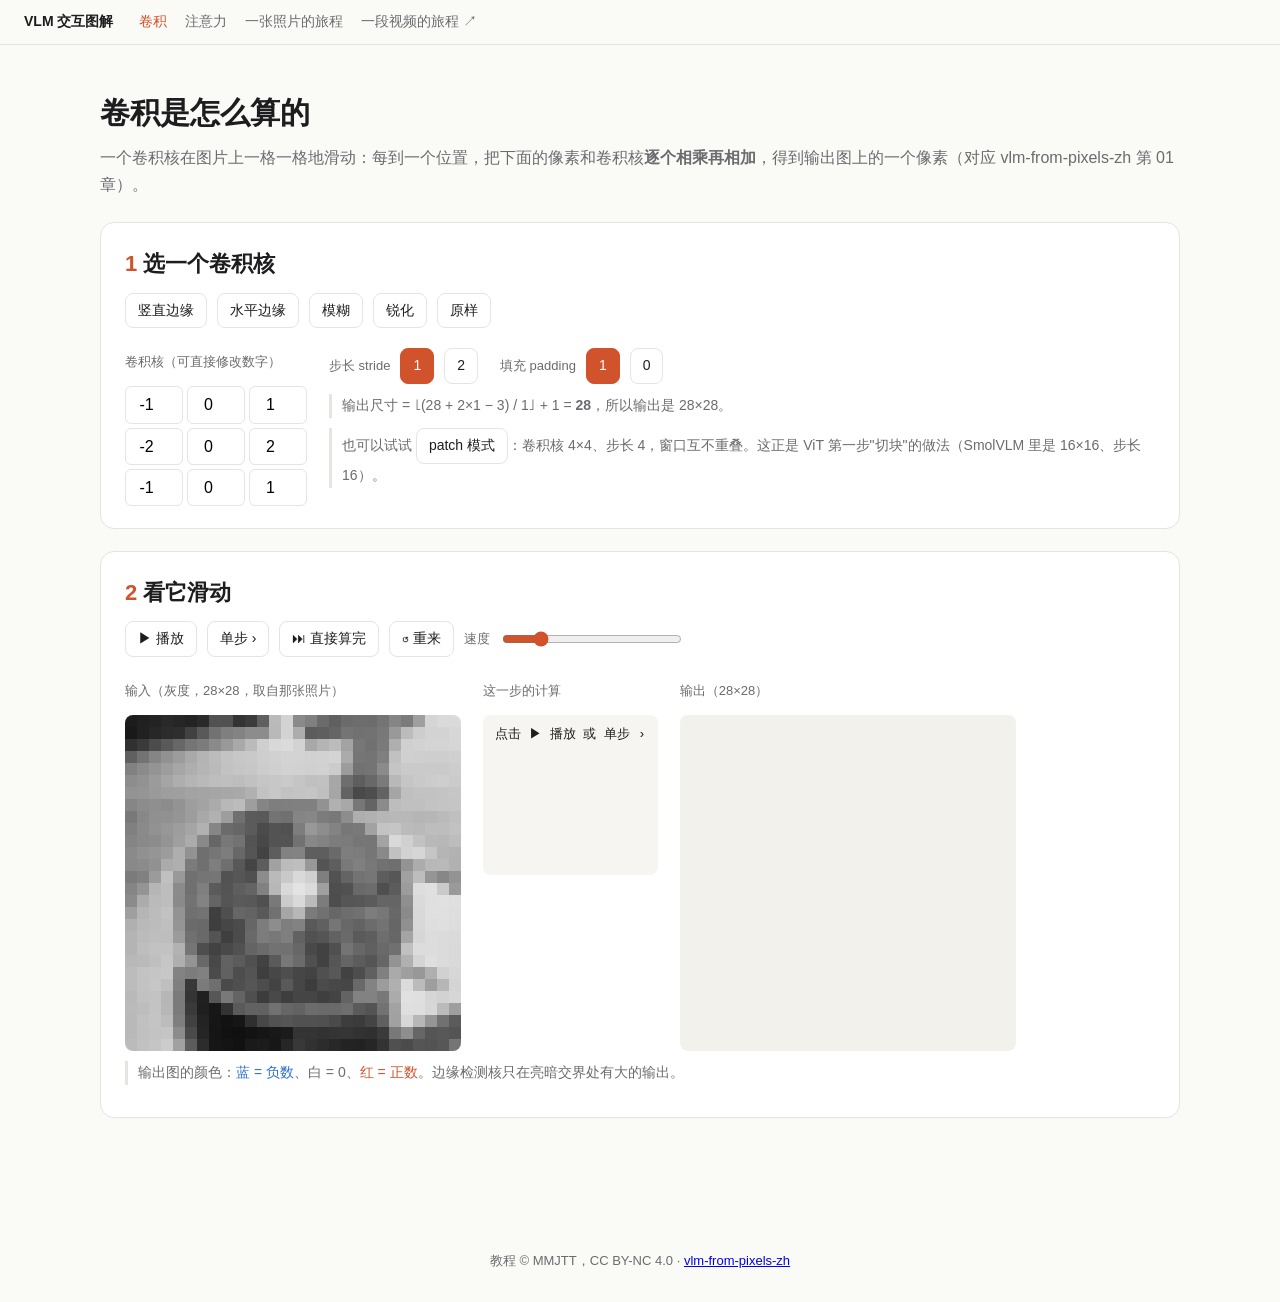
<file: docs/basics/conv.html>
<!doctype html>
<html lang="zh-CN">
<head>
<meta charset="utf-8">
<meta name="viewport" content="width=device-width, initial-scale=1">
<title>卷积是怎么算的 · VLM 交互图解</title>
<link rel="stylesheet" href="../assets/style.css">
<style>
  .kgrid { display: grid; grid-template-columns: repeat(3, 58px); gap: 4px; }
  .kgrid input { width: 58px; text-align: center; font: inherit; border: 1px solid var(--line); border-radius: 6px; padding: 4px 0; }
  #calc { font-family: ui-monospace, Menlo, monospace; font-size: 13px; line-height: 1.6; white-space: pre; background: #f6f5f1; border-radius: 8px; padding: 10px 12px; min-height: 160px; }
</style>
</head>
<body>
<header class="top">
  <a class="brand" href="../">VLM 交互图解</a>
  <a class="on" href="conv.html">卷积</a>
  <a href="attention.html">注意力</a>
  <a href="../image/">一张照片的旅程</a>
  <a href="https://mmjtt.github.io/omni-from-video-zh/">一段视频的旅程 ↗</a>
</header>
<main>
<h1>卷积是怎么算的</h1>
<p class="lead">一个卷积核在图片上一格一格地滑动：每到一个位置，把下面的像素和卷积核<b>逐个相乘再相加</b>，得到输出图上的一个像素（对应 vlm-from-pixels-zh 第 01 章）。</p>

<section class="step">
  <h2><span class="num">1</span>选一个卷积核</h2>
  <div class="controls" id="presets"></div>
  <div class="row">
    <div>
      <p class="label">卷积核（可直接修改数字）</p>
      <div class="kgrid" id="kgrid"></div>
    </div>
    <div class="col">
      <div class="controls">
        <span class="label">步长 stride</span><button data-s="1" class="on">1</button><button data-s="2">2</button>
        <span class="label" style="margin-left:12px">填充 padding</span><button data-p="1" class="on">1</button><button data-p="0">0</button>
      </div>
      <p class="note" id="shapeNote"></p>
      <p class="note">也可以试试 <button id="patchMode">patch 模式</button>：卷积核 4×4、步长 4，窗口互不重叠。这正是 ViT 第一步"切块"的做法（SmolVLM 里是 16×16、步长 16）。</p>
    </div>
  </div>
</section>

<section class="step">
  <h2><span class="num">2</span>看它滑动</h2>
  <div class="controls">
    <button id="play">▶ 播放</button><button id="stepBtn">单步 ›</button><button id="finish">⏭ 直接算完</button><button id="reset">↺ 重来</button>
    <span class="label">速度</span><input type="range" id="speed" min="1" max="60" value="12" style="max-width:180px">
    <span class="label" id="posInfo"></span>
  </div>
  <div class="row">
    <div><p class="label">输入（灰度，28×28，取自那张照片）</p><canvas id="cin" width="336" height="336"></canvas></div>
    <div><p class="label">这一步的计算</p><div id="calc"></div></div>
    <div><p class="label" id="outLabel">输出</p><canvas id="cout" width="336" height="336"></canvas></div>
  </div>
  <p class="note">输出图的颜色：<span style="color:#2b6fd0">蓝 = 负数</span>、白 = 0、<span style="color:#d0532b">红 = 正数</span>。边缘检测核只在亮暗交界处有大的输出。</p>
</section>
</main>
<footer>教程 © MMJTT，CC BY-NC 4.0 · <a href="https://github.com/MMJTT/vlm-from-pixels-zh">vlm-from-pixels-zh</a></footer>

<script src="../assets/common.js"></script>
<script>
(async function () {
  const N = 28;
  const PRESETS = {
    "竖直边缘": [[-1, 0, 1], [-2, 0, 2], [-1, 0, 1]],
    "水平边缘": [[-1, -2, -1], [0, 0, 0], [1, 2, 1]],
    "模糊": [[1 / 9, 1 / 9, 1 / 9], [1 / 9, 1 / 9, 1 / 9], [1 / 9, 1 / 9, 1 / 9]],
    "锐化": [[0, -1, 0], [-1, 5, -1], [0, -1, 0]],
    "原样": [[0, 0, 0], [0, 1, 0], [0, 0, 0]],
  };
  // 读入照片并缩成 28×28 灰度
  const im = await loadImage("../image/data/input512.png");
  const off = document.createElement("canvas"); off.width = N; off.height = N;
  const oc = off.getContext("2d"); oc.drawImage(im, 0, 0, N, N);
  const px = oc.getImageData(0, 0, N, N).data, X = [];
  for (let i = 0; i < N * N; i++) X.push((0.299 * px[4 * i] + 0.587 * px[4 * i + 1] + 0.114 * px[4 * i + 2]) / 255);

  let K = PRESETS["竖直边缘"].map(r => r.slice()), k = 3, stride = 1, pad = 1, patch = false;
  let out = [], pos = 0, timer = null, Ho, Wo;

  // 卷积核输入框
  function buildKernelUI() {
    const g = $("#kgrid"); g.innerHTML = ""; g.style.gridTemplateColumns = `repeat(${k}, ${k > 3 ? 44 : 58}px)`;
    for (let r = 0; r < k; r++) for (let c = 0; c < k; c++) {
      const inp = document.createElement("input"); inp.type = "number"; inp.step = "0.1";
      inp.value = +K[r][c].toFixed(3); if (k > 3) inp.style.width = "44px";
      inp.oninput = () => { K[r][c] = parseFloat(inp.value) || 0; reset(); };
      g.appendChild(inp);
    }
  }
  Object.keys(PRESETS).forEach(name => {
    const b = document.createElement("button"); b.textContent = name;
    b.onclick = () => { patch = false; k = 3; K = PRESETS[name].map(r => r.slice()); setButtons(); buildKernelUI(); reset(); };
    $("#presets").appendChild(b);
  });
  $("#patchMode").onclick = () => {
    patch = true; k = 4; stride = 4; pad = 0;
    K = Array.from({ length: 4 }, () => Array(4).fill(1 / 16));  // 平均池化式的核，便于看出"每块一个值"
    setButtons(); buildKernelUI(); reset();
  };
  function setButtons() {
    document.querySelectorAll("[data-s]").forEach(b => b.classList.toggle("on", +b.dataset.s === stride));
    document.querySelectorAll("[data-p]").forEach(b => b.classList.toggle("on", +b.dataset.p === pad));
  }
  document.querySelectorAll("[data-s]").forEach(b => b.onclick = () => { if (!patch) { stride = +b.dataset.s; setButtons(); reset(); } });
  document.querySelectorAll("[data-p]").forEach(b => b.onclick = () => { if (!patch) { pad = +b.dataset.p; setButtons(); reset(); } });

  const val = (r, c) => (r < 0 || c < 0 || r >= N || c >= N) ? 0 : X[r * N + c];  // 越界的位置是填充的 0
  function compute(p) {  // 第 p 个输出像素
    const orow = Math.floor(p / Wo), ocol = p % Wo, r0 = orow * stride - pad, c0 = ocol * stride - pad;
    let s = 0; const terms = [];
    for (let i = 0; i < k; i++) for (let j = 0; j < k; j++) { const v = val(r0 + i, c0 + j); s += v * K[i][j]; terms.push([v, K[i][j]]); }
    return { orow, ocol, r0, c0, s, terms };
  }
  function reset() {
    stop(); Ho = Math.floor((N + 2 * pad - k) / stride) + 1; Wo = Ho; out = Array(Ho * Wo).fill(null); pos = 0;
    $("#shapeNote").innerHTML = `输出尺寸 = ⌊(${N} + 2×${pad} − ${k}) / ${stride}⌋ + 1 = <b>${Ho}</b>，所以输出是 ${Ho}×${Wo}。`;
    $("#outLabel").textContent = `输出（${Ho}×${Wo}）`;
    draw(null);
  }
  function draw(cur) {
    const ci = $("#cin").getContext("2d"), cs = 336 / N;
    ci.clearRect(0, 0, 336, 336);
    for (let i = 0; i < N * N; i++) { const g = Math.round(X[i] * 255); ci.fillStyle = `rgb(${g},${g},${g})`; ci.fillRect((i % N) * cs, Math.floor(i / N) * cs, cs, cs); }
    if (cur) {
      ci.strokeStyle = "#d0532b"; ci.lineWidth = 3; ci.strokeRect(cur.c0 * cs, cur.r0 * cs, k * cs, k * cs);
      ci.fillStyle = "rgba(208,83,43,.12)"; ci.fillRect(cur.c0 * cs, cur.r0 * cs, k * cs, k * cs);
    }
    const co = $("#cout").getContext("2d"), os = 336 / Wo;
    co.fillStyle = "#f3f1ec"; co.fillRect(0, 0, 336, 336);
    let mx = 1e-9; out.forEach(v => { if (v !== null) mx = Math.max(mx, Math.abs(v)); });
    out.forEach((v, i) => {
      if (v === null) return;
      const t = v / mx, a = Math.abs(t);
      co.fillStyle = t >= 0 ? `rgb(255,${Math.round(255 - 160 * a)},${Math.round(255 - 200 * a)})` : `rgb(${Math.round(255 - 200 * a)},${Math.round(255 - 140 * a)},255)`;
      if (patch || k === 3 && K.flat().every(w => w >= 0)) { const g = Math.round(Math.max(0, Math.min(1, v)) * 255); co.fillStyle = `rgb(${g},${g},${g})`; }
      co.fillRect((i % Wo) * os, Math.floor(i / Wo) * os, os + 0.5, os + 0.5);
    });
    if (cur) { co.strokeStyle = "#d0532b"; co.lineWidth = 3; co.strokeRect(cur.ocol * os, cur.orow * os, os, os); }
    if (cur) {
      const lines = [];
      for (let i = 0; i < k; i++) lines.push(cur.terms.slice(i * k, i * k + k).map(([v, w]) => `${v.toFixed(2)}×${(+w.toFixed(2)).toString().padStart(5)}`).join("  "));
      $("#calc").textContent = `窗口左上角 = 输入第 ${cur.r0} 行第 ${cur.c0} 列\n\n${lines.join("\n")}\n\n相加 = ${cur.s.toFixed(3)}  → 输出第 ${cur.orow} 行第 ${cur.ocol} 列`;
      $("#posInfo").textContent = `第 ${pos} / ${Ho * Wo} 个输出像素`;
    } else { $("#calc").textContent = "点击 ▶ 播放 或 单步 ›"; $("#posInfo").textContent = ""; }
  }
  function step() { if (pos >= Ho * Wo) return stop(); const cur = compute(pos); out[pos] = cur.s; pos++; draw(cur); }
  function stop() { clearInterval(timer); timer = null; $("#play").textContent = "▶ 播放"; $("#play").classList.remove("on"); }
  function play() {
    if (pos >= Ho * Wo) reset();
    $("#play").textContent = "⏸ 暂停"; $("#play").classList.add("on");
    const tick = () => { const n = Math.max(1, Math.round(+$("#speed").value / 12)); for (let i = 0; i < n; i++) step(); };
    timer = setInterval(tick, Math.max(16, 600 / +$("#speed").value));
  }
  $("#play").onclick = () => timer ? stop() : play();
  $("#stepBtn").onclick = () => { stop(); step(); };
  $("#finish").onclick = () => { stop(); let cur = null; while (pos < Ho * Wo) { cur = compute(pos); out[pos] = cur.s; pos++; } draw(cur); };
  $("#reset").onclick = reset;
  $("#speed").oninput = () => { if (timer) { stop(); play(); } };
  buildKernelUI(); reset();
})();
</script>
</body>
</html>
</file>
<file: docs/assets/style.css>
/* 交互教程的公共样式：浅色、简洁，适合阅读 */
:root {
  --bg: #fafaf7;
  --card: #ffffff;
  --ink: #1d1d1f;
  --muted: #6b6b70;
  --line: #e4e4e0;
  --accent: #d0532b;
  --accent2: #2b6fd0;
  --video: #1f77b4;
  --audio: #ff7f0e;
  --text: #9a9a9a;
}
* { box-sizing: border-box; }
body {
  margin: 0; background: var(--bg); color: var(--ink);
  font: 16px/1.7 -apple-system, "PingFang SC", "Hiragino Sans GB", "Microsoft YaHei", sans-serif;
}
header.top {
  position: sticky; top: 0; z-index: 10; background: rgba(250,250,247,.92); backdrop-filter: blur(6px);
  border-bottom: 1px solid var(--line); padding: 10px 24px; display: flex; gap: 18px; align-items: center; flex-wrap: wrap;
}
header.top a { color: var(--muted); text-decoration: none; font-size: 14px; }
header.top a:hover, header.top a.on { color: var(--accent); }
header.top .brand { color: var(--ink); font-weight: 600; margin-right: 8px; }
main { max-width: 1120px; margin: 0 auto; padding: 24px 20px 80px; }
h1 { font-size: 30px; margin: 18px 0 6px; }
h2 { font-size: 22px; margin: 0 0 4px; }
.lead { color: var(--muted); margin: 0 0 24px; }
section.step {
  background: var(--card); border: 1px solid var(--line); border-radius: 14px;
  padding: 22px 24px; margin: 22px 0;
}
.step .num { color: var(--accent); font-weight: 700; margin-right: 6px; }
.explain { color: #3a3a3e; margin: 6px 0 14px; }
.row { display: flex; gap: 22px; flex-wrap: wrap; align-items: flex-start; }
.col { flex: 1 1 320px; min-width: 280px; }
canvas { max-width: 100%; display: block; border-radius: 8px; }
canvas.click { cursor: crosshair; }
.controls { display: flex; gap: 10px; align-items: center; flex-wrap: wrap; margin: 10px 0; }
button {
  border: 1px solid var(--line); background: #fff; color: var(--ink); border-radius: 8px;
  padding: 5px 12px; font: inherit; font-size: 14px; cursor: pointer;
}
button:hover { border-color: var(--accent); color: var(--accent); }
button.on { background: var(--accent); border-color: var(--accent); color: #fff; }
input[type=range] { flex: 1; min-width: 160px; accent-color: var(--accent); }
.label { font-size: 13px; color: var(--muted); }
.value { font-variant-numeric: tabular-nums; font-weight: 600; min-width: 64px; display: inline-block; }
.note { font-size: 14px; color: var(--muted); border-left: 3px solid var(--line); padding-left: 10px; margin: 10px 0; }
.kpi { display: inline-block; background: #f3f1ec; border-radius: 8px; padding: 2px 8px; margin: 2px; font-size: 13px; }
.bars div.bar { display: flex; align-items: center; gap: 8px; font-size: 13px; margin: 2px 0; }
.bars div.bar span.w { width: 110px; text-align: right; white-space: nowrap; overflow: hidden; text-overflow: ellipsis; }
.bars div.bar i { height: 12px; background: var(--accent2); border-radius: 3px; display: inline-block; }
.answer { font-size: 17px; line-height: 1.9; min-height: 3.8em; }
.answer span { border-radius: 4px; padding: 0 1px; cursor: pointer; }
.answer span.cur { background: #ffe1d4; outline: 1px solid var(--accent); }
.answer span.future { color: #c9c9c9; }
.legend { display: flex; gap: 14px; font-size: 13px; color: var(--muted); flex-wrap: wrap; }
.legend b { display: inline-block; width: 12px; height: 12px; border-radius: 3px; vertical-align: -1px; margin-right: 4px; }
.cards { display: grid; grid-template-columns: repeat(auto-fit, minmax(280px, 1fr)); gap: 18px; }
.cards a.card {
  display: block; background: var(--card); border: 1px solid var(--line); border-radius: 14px; padding: 18px 20px;
  color: var(--ink); text-decoration: none; transition: transform .15s, border-color .15s;
}
.cards a.card:hover { transform: translateY(-2px); border-color: var(--accent); }
.cards a.card h3 { margin: 0 0 6px; }
.cards a.card p { margin: 0; color: var(--muted); font-size: 14px; }
.mono { font-family: ui-monospace, Menlo, monospace; font-size: 13px; }
table.grid { border-collapse: collapse; font-size: 13px; }
table.grid td, table.grid th { border: 1px solid var(--line); padding: 3px 7px; text-align: center; }
footer { color: var(--muted); font-size: 13px; text-align: center; padding: 30px; }
</file>
